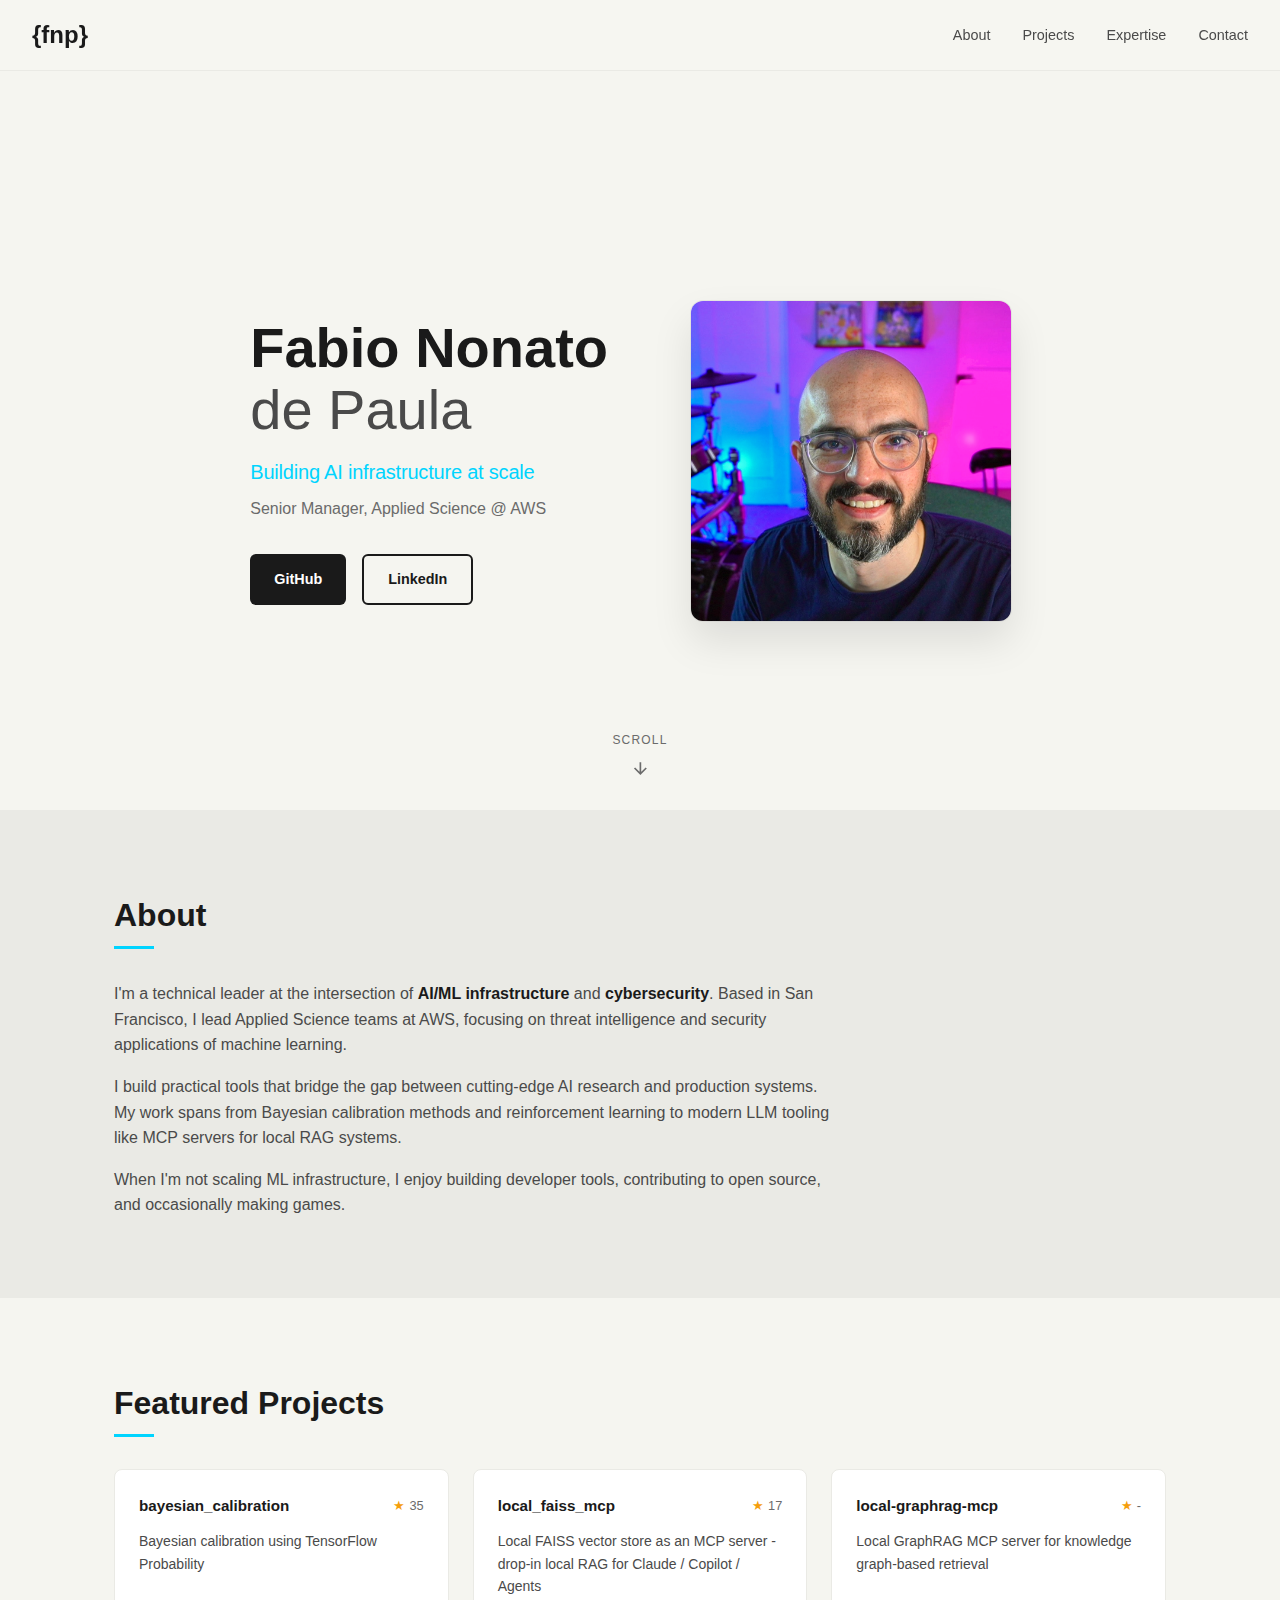
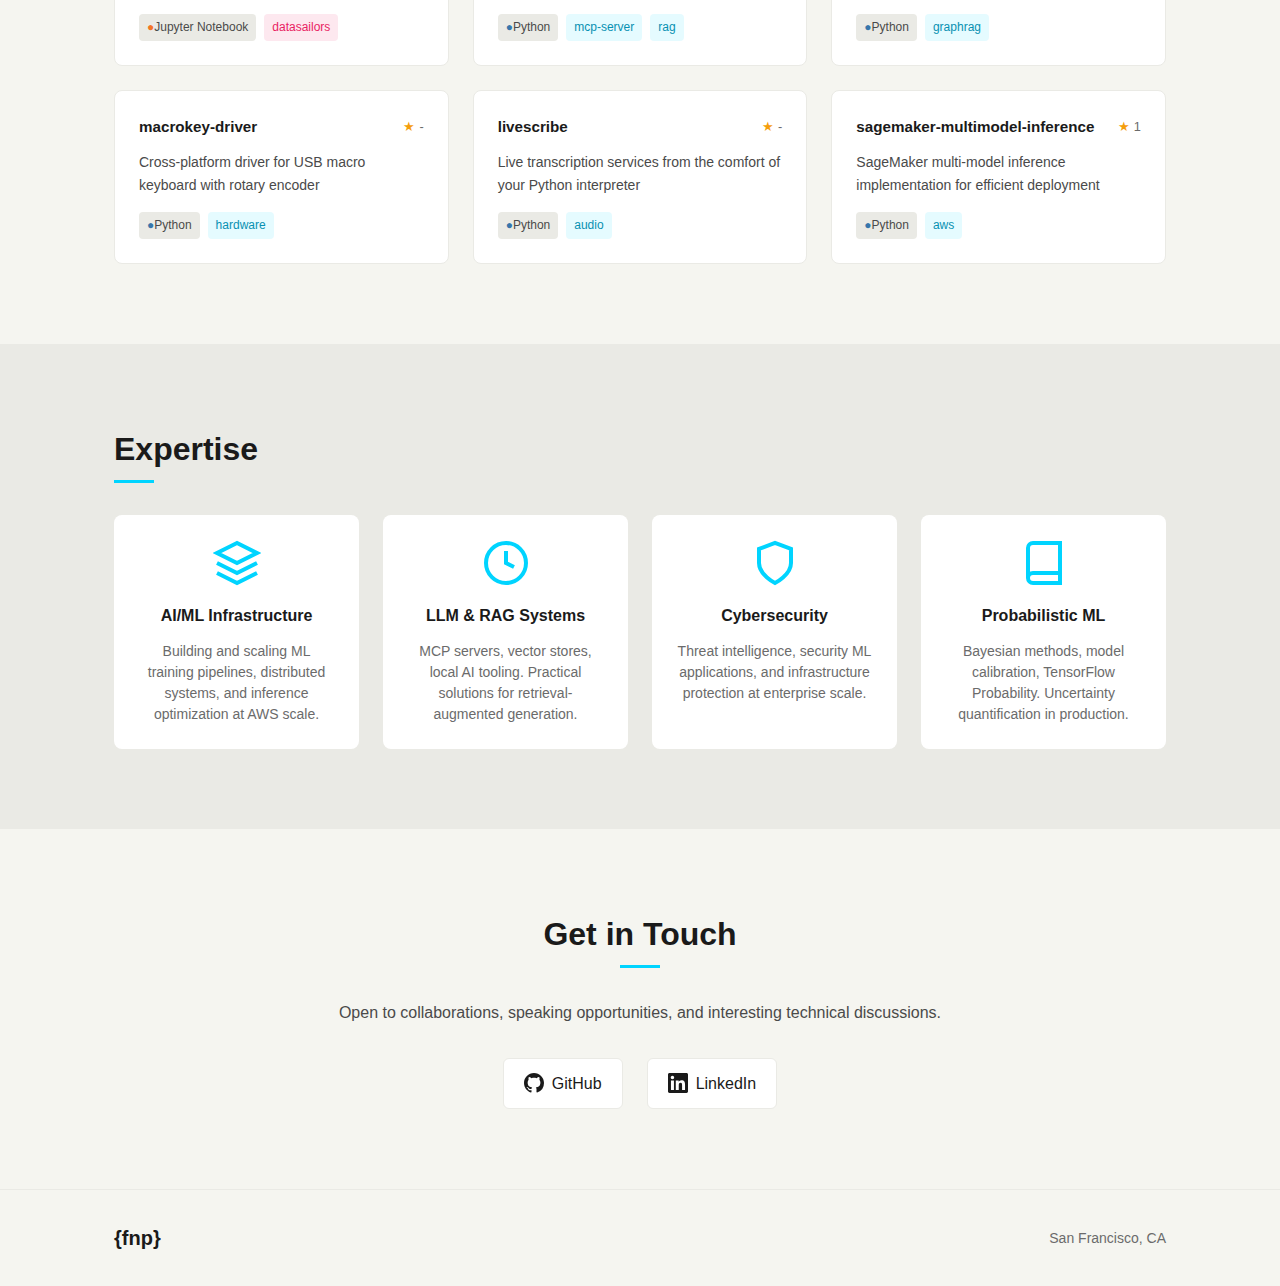
<file: index.html>
<!DOCTYPE html>
<html lang="en">
<head>
    <!-- Google tag (gtag.js) -->
    <script async src="https://www.googletagmanager.com/gtag/js?id=G-TJ5S9V44SH"></script>
    <script>
    window.dataLayer = window.dataLayer || [];
    function gtag(){dataLayer.push(arguments);}
    gtag('js', new Date());

    gtag('config', 'G-TJ5S9V44SH');
    </script>
    <meta charset="UTF-8">
    <meta name="viewport" content="width=device-width, initial-scale=1.0">
    <title>Fabio Nonato de Paula | Applied Science & AI Infrastructure</title>
    <meta name="description" content="Senior Manager, Applied Science at AWS. Building AI infrastructure at scale. Cybersecurity, ML/AI, and developer tools.">
    <!-- Satoshi font from Fontshare -->
    <link href="https://api.fontshare.com/v2/css?f[]=satoshi@400,500,700,900&display=swap" rel="stylesheet">
    <link rel="stylesheet" href="styles.css">
</head>
<body>
    <nav class="nav">
        <a href="#" class="logo">{fnp}</a>
        <div class="nav-links">
            <a href="#about">About</a>
            <a href="#projects">Projects</a>
            <a href="#expertise">Expertise</a>
            <a href="#contact">Contact</a>
        </div>
    </nav>

    <header class="hero">
        <div class="hero-content">
            <div class="hero-text">
                <h1>Fabio Nonato<br><span class="de-paula">de Paula</span></h1>
                <p class="tagline">Building AI infrastructure at scale</p>
                <p class="role">Senior Manager, Applied Science @ AWS</p>
                <div class="hero-links">
                    <a href="https://github.com/nonatofabio" target="_blank" rel="noopener" class="btn btn-primary">GitHub</a>
                    <a href="https://www.linkedin.com/in/fabiononato/" target="_blank" rel="noopener" class="btn btn-secondary">LinkedIn</a>
                </div>
            </div>
            <div class="hero-image">
                <img src="assets/headshot.jpeg" alt="Fabio Nonato de Paula" class="headshot">
            </div>
        </div>
        <a href="#about" class="scroll-indicator">
            <span>Scroll</span>
            <svg viewBox="0 0 24 24" fill="none" stroke="currentColor" stroke-width="2">
                <path d="M12 5v14M5 12l7 7 7-7"/>
            </svg>
        </a>
    </header>

    <section id="about" class="section about">
        <div class="container">
            <h2>About</h2>
            <div class="about-content">
                <p>I'm a technical leader at the intersection of <strong>AI/ML infrastructure</strong> and <strong>cybersecurity</strong>. Based in San Francisco, I lead Applied Science teams at AWS, focusing on threat intelligence and security applications of machine learning.</p>
                <p>I build practical tools that bridge the gap between cutting-edge AI research and production systems. My work spans from Bayesian calibration methods and reinforcement learning to modern LLM tooling like MCP servers for local RAG systems.</p>
                <p>When I'm not scaling ML infrastructure, I enjoy building developer tools, contributing to open source, and occasionally making games.</p>
            </div>
        </div>
    </section>

    <section id="projects" class="section projects">
        <div class="container">
            <h2>Featured Projects</h2>
            <div class="project-grid">

                <a href="https://github.com/datasailors/bayesian_calibration" target="_blank" rel="noopener" class="project-card">
                    <div class="project-header">
                        <span class="project-name">bayesian_calibration</span>
                        <span class="project-stars">35</span>
                    </div>
                    <p class="project-desc">Bayesian calibration using TensorFlow Probability</p>
                    <div class="project-meta">
                        <span class="project-lang jupyter">Jupyter Notebook</span>
                        <span class="project-org">datasailors</span>
                    </div>
                </a>

                <a href="https://github.com/nonatofabio/local_faiss_mcp" target="_blank" rel="noopener" class="project-card">
                    <div class="project-header">
                        <span class="project-name">local_faiss_mcp</span>
                        <span class="project-stars">17</span>
                    </div>
                    <p class="project-desc">Local FAISS vector store as an MCP server - drop-in local RAG for Claude / Copilot / Agents</p>
                    <div class="project-meta">
                        <span class="project-lang python">Python</span>
                        <span class="project-tag">mcp-server</span>
                        <span class="project-tag">rag</span>
                    </div>
                </a>

                <a href="https://github.com/nonatofabio/local-graphrag-mcp" target="_blank" rel="noopener" class="project-card">
                    <div class="project-header">
                        <span class="project-name">local-graphrag-mcp</span>
                        <span class="project-stars">-</span>
                    </div>
                    <p class="project-desc">Local GraphRAG MCP server for knowledge graph-based retrieval</p>
                    <div class="project-meta">
                        <span class="project-lang python">Python</span>
                        <span class="project-tag">graphrag</span>
                    </div>
                </a>

                <a href="https://github.com/nonatofabio/macrokey-driver" target="_blank" rel="noopener" class="project-card">
                    <div class="project-header">
                        <span class="project-name">macrokey-driver</span>
                        <span class="project-stars">-</span>
                    </div>
                    <p class="project-desc">Cross-platform driver for USB macro keyboard with rotary encoder</p>
                    <div class="project-meta">
                        <span class="project-lang python">Python</span>
                        <span class="project-tag">hardware</span>
                    </div>
                </a>

                <a href="https://github.com/nonatofabio/livescribe" target="_blank" rel="noopener" class="project-card">
                    <div class="project-header">
                        <span class="project-name">livescribe</span>
                        <span class="project-stars">-</span>
                    </div>
                    <p class="project-desc">Live transcription services from the comfort of your Python interpreter</p>
                    <div class="project-meta">
                        <span class="project-lang python">Python</span>
                        <span class="project-tag">audio</span>
                    </div>
                </a>

                <a href="https://github.com/nonatofabio/sagemaker-multimodel-inference" target="_blank" rel="noopener" class="project-card">
                    <div class="project-header">
                        <span class="project-name">sagemaker-multimodel-inference</span>
                        <span class="project-stars">1</span>
                    </div>
                    <p class="project-desc">SageMaker multi-model inference implementation for efficient deployment</p>
                    <div class="project-meta">
                        <span class="project-lang python">Python</span>
                        <span class="project-tag">aws</span>
                    </div>
                </a>

            </div>
        </div>
    </section>

    <section id="expertise" class="section expertise">
        <div class="container">
            <h2>Expertise</h2>
            <div class="expertise-grid">

                <div class="expertise-card">
                    <div class="expertise-icon">
                        <svg viewBox="0 0 24 24" fill="none" stroke="currentColor" stroke-width="2">
                            <path d="M12 2L2 7l10 5 10-5-10-5z"/>
                            <path d="M2 17l10 5 10-5"/>
                            <path d="M2 12l10 5 10-5"/>
                        </svg>
                    </div>
                    <h3>AI/ML Infrastructure</h3>
                    <p>Building and scaling ML training pipelines, distributed systems, and inference optimization at AWS scale.</p>
                </div>

                <div class="expertise-card">
                    <div class="expertise-icon">
                        <svg viewBox="0 0 24 24" fill="none" stroke="currentColor" stroke-width="2">
                            <circle cx="12" cy="12" r="10"/>
                            <path d="M12 6v6l4 2"/>
                        </svg>
                    </div>
                    <h3>LLM & RAG Systems</h3>
                    <p>MCP servers, vector stores, local AI tooling. Practical solutions for retrieval-augmented generation.</p>
                </div>

                <div class="expertise-card">
                    <div class="expertise-icon">
                        <svg viewBox="0 0 24 24" fill="none" stroke="currentColor" stroke-width="2">
                            <path d="M12 22s8-4 8-10V5l-8-3-8 3v7c0 6 8 10 8 10z"/>
                        </svg>
                    </div>
                    <h3>Cybersecurity</h3>
                    <p>Threat intelligence, security ML applications, and infrastructure protection at enterprise scale.</p>
                </div>

                <div class="expertise-card">
                    <div class="expertise-icon">
                        <svg viewBox="0 0 24 24" fill="none" stroke="currentColor" stroke-width="2">
                            <path d="M4 19.5A2.5 2.5 0 0 1 6.5 17H20"/>
                            <path d="M6.5 2H20v20H6.5A2.5 2.5 0 0 1 4 19.5v-15A2.5 2.5 0 0 1 6.5 2z"/>
                        </svg>
                    </div>
                    <h3>Probabilistic ML</h3>
                    <p>Bayesian methods, model calibration, TensorFlow Probability. Uncertainty quantification in production.</p>
                </div>

            </div>
        </div>
    </section>

    <section id="contact" class="section contact">
        <div class="container">
            <h2>Get in Touch</h2>
            <p class="contact-intro">Open to collaborations, speaking opportunities, and interesting technical discussions.</p>
            <div class="contact-links">
                <a href="https://github.com/nonatofabio" target="_blank" rel="noopener" class="contact-link">
                    <svg viewBox="0 0 24 24" fill="currentColor">
                        <path d="M12 0C5.37 0 0 5.37 0 12c0 5.31 3.435 9.795 8.205 11.385.6.105.825-.255.825-.57 0-.285-.015-1.23-.015-2.235-3.015.555-3.795-.735-4.035-1.41-.135-.345-.72-1.41-1.23-1.695-.42-.225-1.02-.78-.015-.795.945-.015 1.62.87 1.845 1.23 1.08 1.815 2.805 1.305 3.495.99.105-.78.42-1.305.765-1.605-2.67-.3-5.46-1.335-5.46-5.925 0-1.305.465-2.385 1.23-3.225-.12-.3-.54-1.53.12-3.18 0 0 1.005-.315 3.3 1.23.96-.27 1.98-.405 3-.405s2.04.135 3 .405c2.295-1.56 3.3-1.23 3.3-1.23.66 1.65.24 2.88.12 3.18.765.84 1.23 1.905 1.23 3.225 0 4.605-2.805 5.625-5.475 5.925.435.375.81 1.095.81 2.22 0 1.605-.015 2.895-.015 3.3 0 .315.225.69.825.57A12.02 12.02 0 0024 12c0-6.63-5.37-12-12-12z"/>
                    </svg>
                    GitHub
                </a>
                                <a href="https://linkedin.com/in/nonatofabio" target="_blank" rel="noopener" class="contact-link">
                    <svg viewBox="0 0 24 24" fill="currentColor">
                        <path d="M20.447 20.452h-3.554v-5.569c0-1.328-.027-3.037-1.852-3.037-1.853 0-2.136 1.445-2.136 2.939v5.667H9.351V9h3.414v1.561h.046c.477-.9 1.637-1.85 3.37-1.85 3.601 0 4.267 2.37 4.267 5.455v6.286zM5.337 7.433c-1.144 0-2.063-.926-2.063-2.065 0-1.138.92-2.063 2.063-2.063 1.14 0 2.064.925 2.064 2.063 0 1.139-.925 2.065-2.064 2.065zm1.782 13.019H3.555V9h3.564v11.452zM22.225 0H1.771C.792 0 0 .774 0 1.729v20.542C0 23.227.792 24 1.771 24h20.451C23.2 24 24 23.227 24 22.271V1.729C24 .774 23.2 0 22.222 0h.003z"/>
                    </svg>
                    LinkedIn
                </a>
            </div>
        </div>
    </section>

    <footer class="footer">
        <div class="container">
            <span class="logo">{fnp}</span>
            <p>San Francisco, CA</p>
        </div>
    </footer>

    </body>
</html>
</file>
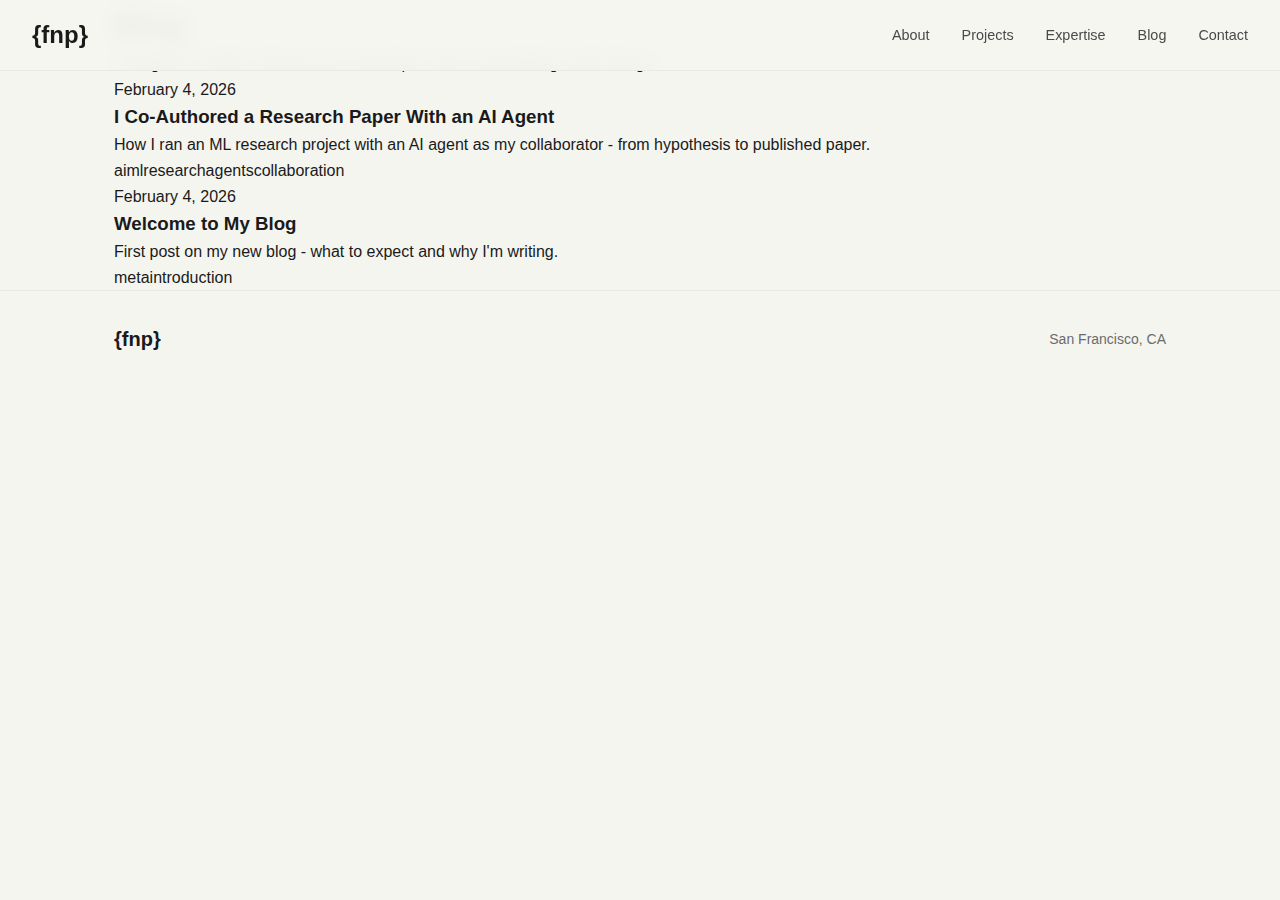
<file: blog/index.html>
<!DOCTYPE html>
<html lang="en">
<head>
    <!-- Google tag (gtag.js) -->
    <script async src="https://www.googletagmanager.com/gtag/js?id=G-TJ5S9V44SH"></script>
    <script>
    window.dataLayer = window.dataLayer || [];
    function gtag(){dataLayer.push(arguments);}
    gtag('js', new Date());
    gtag('config', 'G-TJ5S9V44SH');
    </script>
    <meta charset="UTF-8">
    <meta name="viewport" content="width=device-width, initial-scale=1.0">
    <title>Blog | Fabio Nonato de Paula</title>
    <link rel="icon" type="image/svg+xml" href="../favicon.svg">
    <meta name="description" content="Thoughts on AI/ML infrastructure, developer tools, cybersecurity, and open source.">
    <link href="https://api.fontshare.com/v2/css?f[]=satoshi@400,500,700,900&display=swap" rel="stylesheet">
    <link rel="stylesheet" href="../styles.css">
</head>
<body>
    <nav class="nav">
        <a href="../" class="logo">{fnp}</a>
        <div class="nav-links">
            <a href="../#about">About</a>
            <a href="../#projects">Projects</a>
            <a href="../#expertise">Expertise</a>
            <a href="./">Blog</a>
            <a href="../#contact">Contact</a>
        </div>
    </nav>

    <header class="blog-header">
        <div class="container">
            <h1>Blog</h1>
            <p>Thoughts on AI/ML infrastructure, developer tools, and building useful things.</p>
        </div>
    </header>

    <main class="blog-list">
        <div class="container">
            <div class="blog-grid" id="blog-posts">
                <!-- Posts loaded dynamically -->
            </div>
        </div>
    </main>

    <footer class="footer">
        <div class="container">
            <a href="../" class="logo">{fnp}</a>
            <p>San Francisco, CA</p>
        </div>
    </footer>

    <script>
        async function loadPosts() {
            try {
                const response = await fetch('./posts.json');
                const data = await response.json();
                const container = document.getElementById('blog-posts');

                // Sort by date descending
                const posts = data.posts.sort((a, b) => new Date(b.date) - new Date(a.date));

                posts.forEach(post => {
                    const card = document.createElement('a');
                    card.href = `./post.html?slug=${post.slug}`;
                    card.className = 'blog-card';

                    const date = new Date(post.date).toLocaleDateString('en-US', {
                        year: 'numeric',
                        month: 'long',
                        day: 'numeric'
                    });

                    const tags = post.tags.map(tag => `<span class="blog-tag">${tag}</span>`).join('');

                    card.innerHTML = `
                        <span class="blog-card-date">${date}</span>
                        <h3 class="blog-card-title">${post.title}</h3>
                        <p class="blog-card-excerpt">${post.description}</p>
                        <div class="blog-card-tags">${tags}</div>
                    `;

                    container.appendChild(card);
                });
            } catch (error) {
                console.error('Failed to load posts:', error);
            }
        }

        loadPosts();
    </script>
</body>
</html>
</file>
<file: styles.css>
/* ===== CSS Variables ===== */
:root {
    /* Colors */
    --bg-primary: #F5F5F0;
    --bg-secondary: #EAEAE5;
    --text-primary: #1A1A1A;
    --text-secondary: #4A4A4A;
    --text-muted: #6B6B6B;
    --accent-blue: #00D4FF;
    --accent-pink: #E91E63;
    --white: #FFFFFF;

    /* Typography */
    --font-sans: 'Satoshi', -apple-system, BlinkMacSystemFont, 'Segoe UI', sans-serif;
    --font-heading: 'Satoshi', -apple-system, BlinkMacSystemFont, 'Segoe UI', sans-serif;
    --font-mono: 'Satoshi', -apple-system, BlinkMacSystemFont, sans-serif;

    /* Spacing */
    --container-width: 1100px;
    --section-padding: 5rem;
}

/* ===== Reset & Base ===== */
*, *::before, *::after {
    box-sizing: border-box;
    margin: 0;
    padding: 0;
}

html {
    scroll-behavior: smooth;
}

body {
    font-family: var(--font-sans);
    font-size: 16px;
    line-height: 1.6;
    color: var(--text-primary);
    background-color: var(--bg-primary);
}

a {
    color: inherit;
    text-decoration: none;
}

img {
    max-width: 100%;
    height: auto;
    display: block;
}

/* ===== Container ===== */
.container {
    max-width: var(--container-width);
    margin: 0 auto;
    padding: 0 1.5rem;
}

/* ===== Navigation ===== */
.nav {
    position: fixed;
    top: 0;
    left: 0;
    right: 0;
    display: flex;
    justify-content: space-between;
    align-items: center;
    padding: 1rem 2rem;
    background: rgba(245, 245, 240, 0.95);
    backdrop-filter: blur(10px);
    z-index: 1000;
    border-bottom: 1px solid var(--bg-secondary);
}

.logo {
    font-family: var(--font-mono);
    font-size: 1.5rem;
    font-weight: 700;
    color: var(--text-primary);
}

.nav-links {
    display: flex;
    gap: 2rem;
}

.nav-links a {
    font-size: 0.9rem;
    font-weight: 500;
    color: var(--text-secondary);
    transition: color 0.2s ease;
}

.nav-links a:hover {
    color: var(--accent-blue);
}

/* ===== Hero Section ===== */
.hero {
    min-height: 90vh;
    display: flex;
    flex-direction: column;
    justify-content: center;
    align-items: center;
    padding: calc(var(--section-padding) + 4rem) 2rem 2rem;
    position: relative;
}

.scroll-indicator {
    position: absolute;
    bottom: 2rem;
    left: 50%;
    transform: translateX(-50%);
    display: flex;
    flex-direction: column;
    align-items: center;
    gap: 0.5rem;
    color: var(--text-muted);
    font-size: 0.75rem;
    font-weight: 500;
    text-transform: uppercase;
    letter-spacing: 0.1em;
    transition: color 0.2s ease;
    animation: bounce 2s infinite;
}

.scroll-indicator:hover {
    color: var(--accent-blue);
}

.scroll-indicator svg {
    width: 20px;
    height: 20px;
}

@keyframes bounce {
    0%, 20%, 50%, 80%, 100% {
        transform: translateX(-50%) translateY(0);
    }
    40% {
        transform: translateX(-50%) translateY(-6px);
    }
    60% {
        transform: translateX(-50%) translateY(-3px);
    }
}

.hero-content {
    max-width: var(--container-width);
    margin: 0 auto;
    display: grid;
    grid-template-columns: 1fr 1fr;
    gap: 4rem;
    align-items: center;
}

.hero-text h1 {
    font-family: var(--font-heading);
    font-size: 3.5rem;
    font-weight: 700;
    line-height: 1.1;
    margin-bottom: 1rem;
}

.hero-text .de-paula {
    color: var(--text-secondary);
    font-weight: 500;
}

.tagline {
    font-family: var(--font-heading);
    font-size: 1.25rem;
    color: var(--accent-blue);
    font-weight: 500;
    margin-bottom: 0.5rem;
    letter-spacing: -0.01em;
}

.role {
    font-size: 1rem;
    color: var(--text-muted);
    margin-bottom: 2rem;
}

.hero-links {
    display: flex;
    gap: 1rem;
}

.btn {
    display: inline-flex;
    align-items: center;
    padding: 0.75rem 1.5rem;
    font-size: 0.9rem;
    font-weight: 600;
    border-radius: 6px;
    transition: all 0.2s ease;
}

.btn-primary {
    background: var(--text-primary);
    color: var(--white);
}

.btn-primary:hover {
    background: var(--accent-blue);
}

.btn-secondary {
    background: transparent;
    color: var(--text-primary);
    border: 2px solid var(--text-primary);
}

.btn-secondary:hover {
    border-color: var(--accent-pink);
    color: var(--accent-pink);
}

.hero-image {
    display: flex;
    justify-content: center;
}

.headshot {
    width: 320px;
    height: 320px;
    object-fit: cover;
    border-radius: 12px;
    box-shadow:
        0 20px 40px rgba(0, 0, 0, 0.1),
        0 0 0 1px rgba(0, 0, 0, 0.05);
}

/* ===== Section Base ===== */
.section {
    padding: var(--section-padding) 0;
}

.section h2 {
    font-family: var(--font-heading);
    font-size: 2rem;
    font-weight: 700;
    margin-bottom: 2.5rem;
    position: relative;
}

.section h2::after {
    content: '';
    position: absolute;
    bottom: -8px;
    left: 0;
    width: 40px;
    height: 3px;
    background: var(--accent-blue);
}

/* ===== About Section ===== */
.about {
    background: var(--bg-secondary);
}

.about-content {
    max-width: 720px;
}

.about-content p {
    margin-bottom: 1rem;
    color: var(--text-secondary);
}

.about-content p:last-child {
    margin-bottom: 0;
}

.about-content strong {
    color: var(--text-primary);
}

/* ===== Projects Section ===== */
.project-grid {
    display: grid;
    grid-template-columns: repeat(3, 1fr);
    gap: 1.5rem;
}

.project-card {
    background: var(--white);
    padding: 1.5rem;
    border-radius: 8px;
    border: 1px solid var(--bg-secondary);
    transition: all 0.2s ease;
    display: flex;
    flex-direction: column;
}

.project-card:hover {
    transform: translateY(-4px);
    box-shadow: 0 12px 24px rgba(0, 0, 0, 0.08);
    border-color: var(--accent-blue);
}

.project-header {
    display: flex;
    justify-content: space-between;
    align-items: center;
    margin-bottom: 0.75rem;
}

.project-name {
    font-family: var(--font-mono);
    font-size: 0.95rem;
    font-weight: 600;
    color: var(--text-primary);
}

.project-stars {
    font-size: 0.8rem;
    color: var(--text-muted);
    display: flex;
    align-items: center;
    gap: 0.25rem;
}

.project-stars::before {
    content: '\2605';
    color: #F59E0B;
}

.project-desc {
    font-size: 0.875rem;
    color: var(--text-secondary);
    margin-bottom: 1rem;
    flex-grow: 1;
}

.project-meta {
    display: flex;
    flex-wrap: wrap;
    gap: 0.5rem;
}

.project-lang, .project-tag, .project-org {
    font-size: 0.75rem;
    padding: 0.25rem 0.5rem;
    border-radius: 4px;
    font-weight: 500;
}

.project-lang {
    background: var(--bg-secondary);
    color: var(--text-secondary);
}

.project-lang.python::before {
    content: '\25CF ';
    color: #3776AB;
}

.project-lang.jupyter::before {
    content: '\25CF ';
    color: #F37626;
}

.project-tag {
    background: rgba(0, 212, 255, 0.1);
    color: #0891B2;
}

.project-org {
    background: rgba(233, 30, 99, 0.1);
    color: var(--accent-pink);
}

/* ===== Expertise Section ===== */
.expertise {
    background: var(--bg-secondary);
}

.expertise-grid {
    display: grid;
    grid-template-columns: repeat(4, 1fr);
    gap: 1.5rem;
}

.expertise-card {
    background: var(--white);
    padding: 1.5rem;
    border-radius: 8px;
    text-align: center;
}

.expertise-icon {
    width: 48px;
    height: 48px;
    margin: 0 auto 1rem;
    color: var(--accent-blue);
}

.expertise-icon svg {
    width: 100%;
    height: 100%;
}

.expertise-card h3 {
    font-family: var(--font-heading);
    font-size: 1rem;
    font-weight: 600;
    margin-bottom: 0.75rem;
}

.expertise-card p {
    font-size: 0.875rem;
    color: var(--text-muted);
    line-height: 1.5;
}

/* ===== Contact Section ===== */
.contact {
    text-align: center;
}

.contact h2::after {
    left: 50%;
    transform: translateX(-50%);
}

.contact-intro {
    color: var(--text-secondary);
    margin-bottom: 2rem;
}

.contact-links {
    display: flex;
    justify-content: center;
    gap: 1.5rem;
}

.contact-link {
    display: flex;
    align-items: center;
    gap: 0.5rem;
    padding: 0.75rem 1.25rem;
    background: var(--white);
    border-radius: 6px;
    font-weight: 500;
    transition: all 0.2s ease;
    border: 1px solid var(--bg-secondary);
}

.contact-link:hover {
    border-color: var(--accent-blue);
    color: var(--accent-blue);
}

.contact-link svg {
    width: 20px;
    height: 20px;
}

/* ===== Footer ===== */
.footer {
    padding: 2rem 0;
    border-top: 1px solid var(--bg-secondary);
}

.footer .container {
    display: flex;
    justify-content: space-between;
    align-items: center;
}

.footer .logo {
    font-size: 1.25rem;
}

.footer p {
    color: var(--text-muted);
    font-size: 0.875rem;
}

/* ===== Responsive ===== */
@media (max-width: 1024px) {
    .expertise-grid {
        grid-template-columns: repeat(2, 1fr);
    }
}

@media (max-width: 768px) {
    :root {
        --section-padding: 3rem;
    }

    .nav-links {
        display: none;
    }

    .hero-content {
        grid-template-columns: 1fr;
        text-align: center;
    }

    .hero-text h1 {
        font-size: 2.5rem;
    }

    .hero-links {
        justify-content: center;
    }

    .hero-image {
        order: -1;
    }

    .headshot {
        width: 200px;
        height: 200px;
    }

    .section h2::after {
        left: 50%;
        transform: translateX(-50%);
    }

    .about,
    .about-content {
        text-align: center;
    }

    .project-grid {
        grid-template-columns: 1fr;
    }

    .expertise-grid {
        grid-template-columns: 1fr;
    }

    .contact-links {
        flex-direction: column;
        align-items: center;
    }

    .footer .container {
        flex-direction: column;
        gap: 0.5rem;
    }
}
</file>
